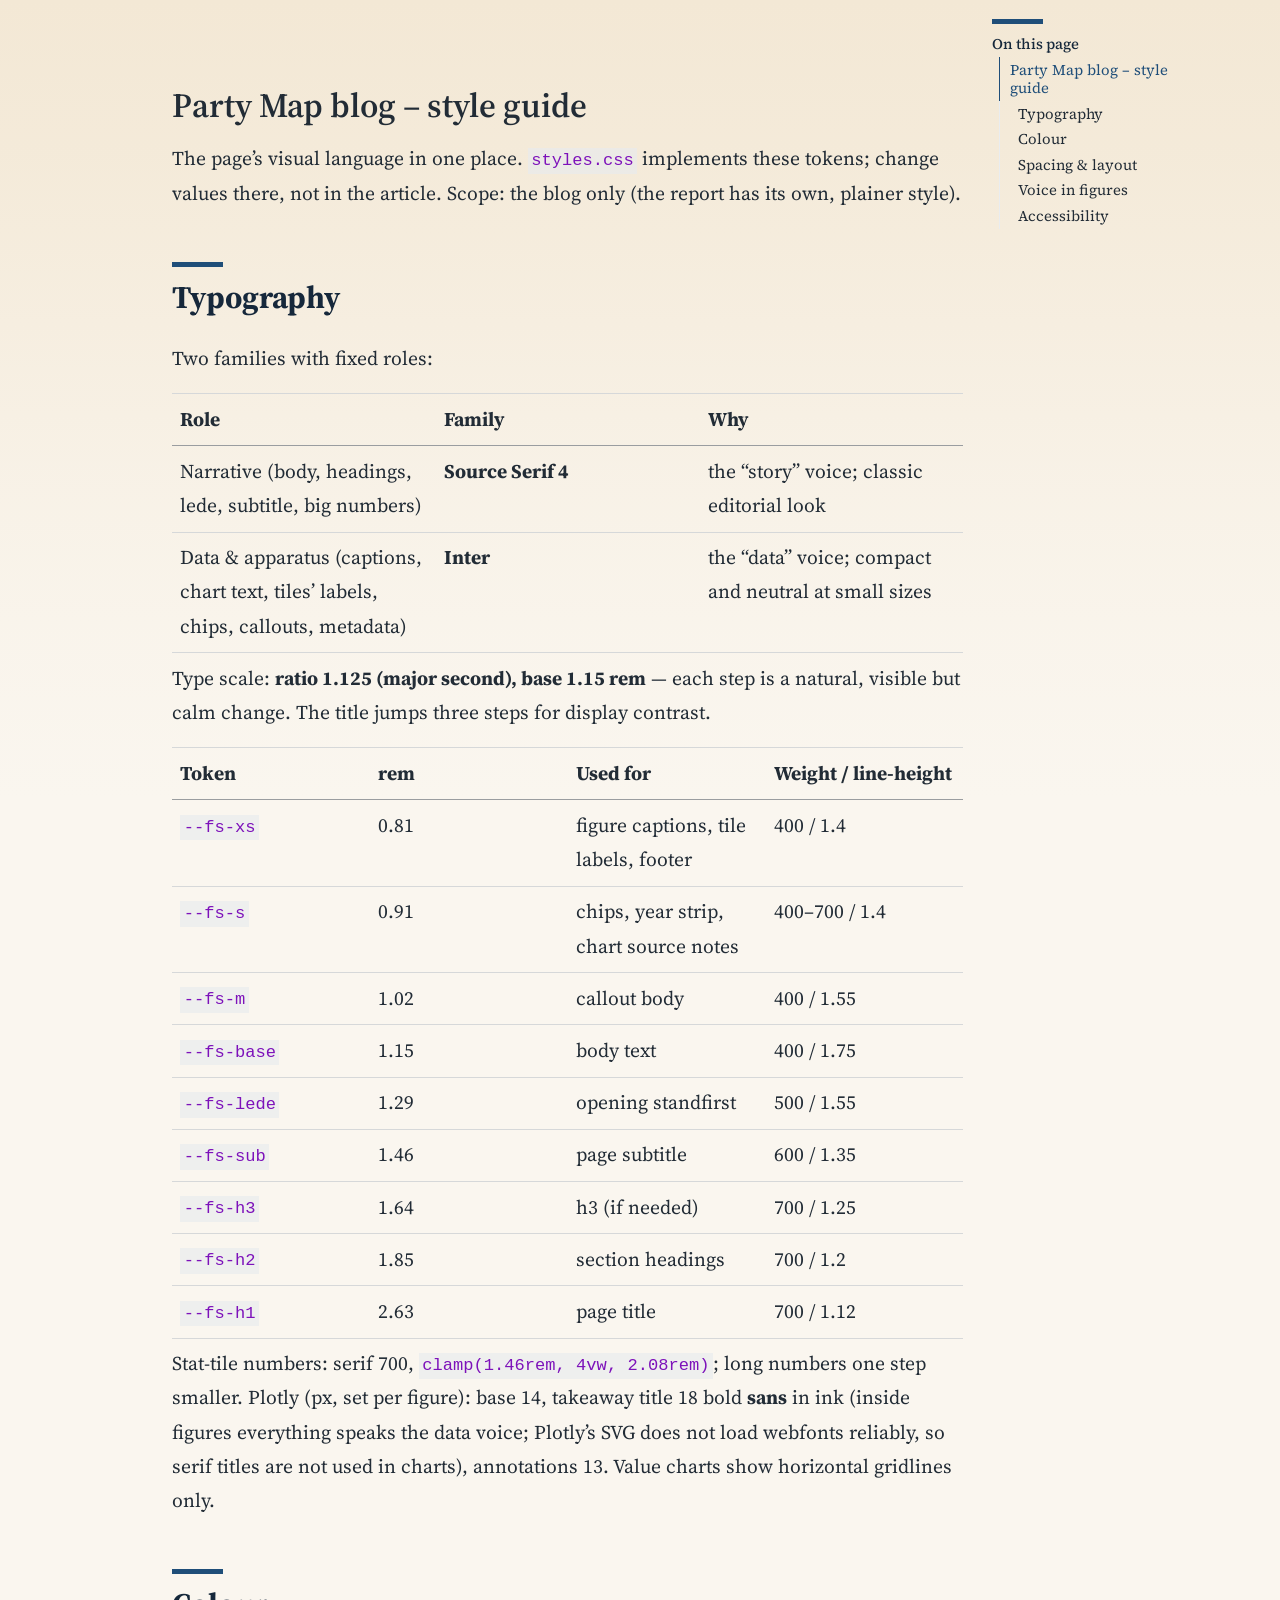
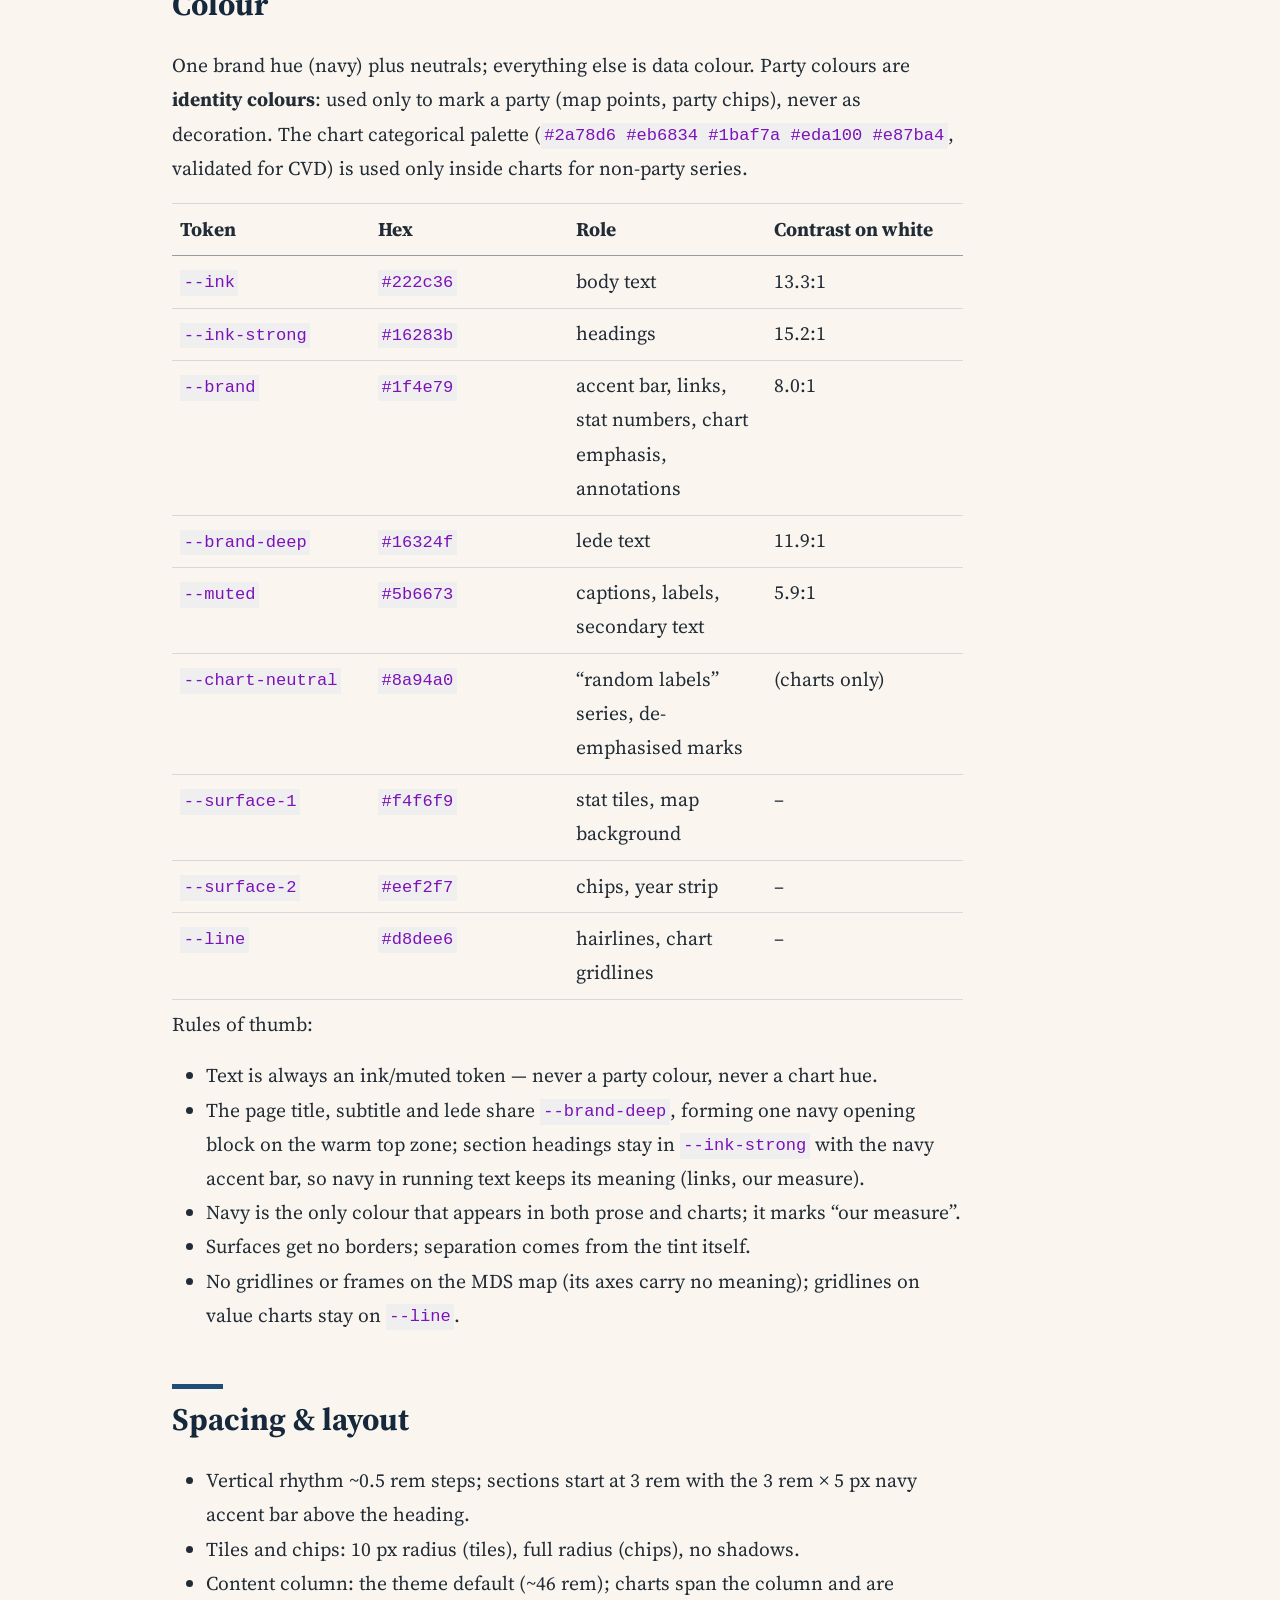
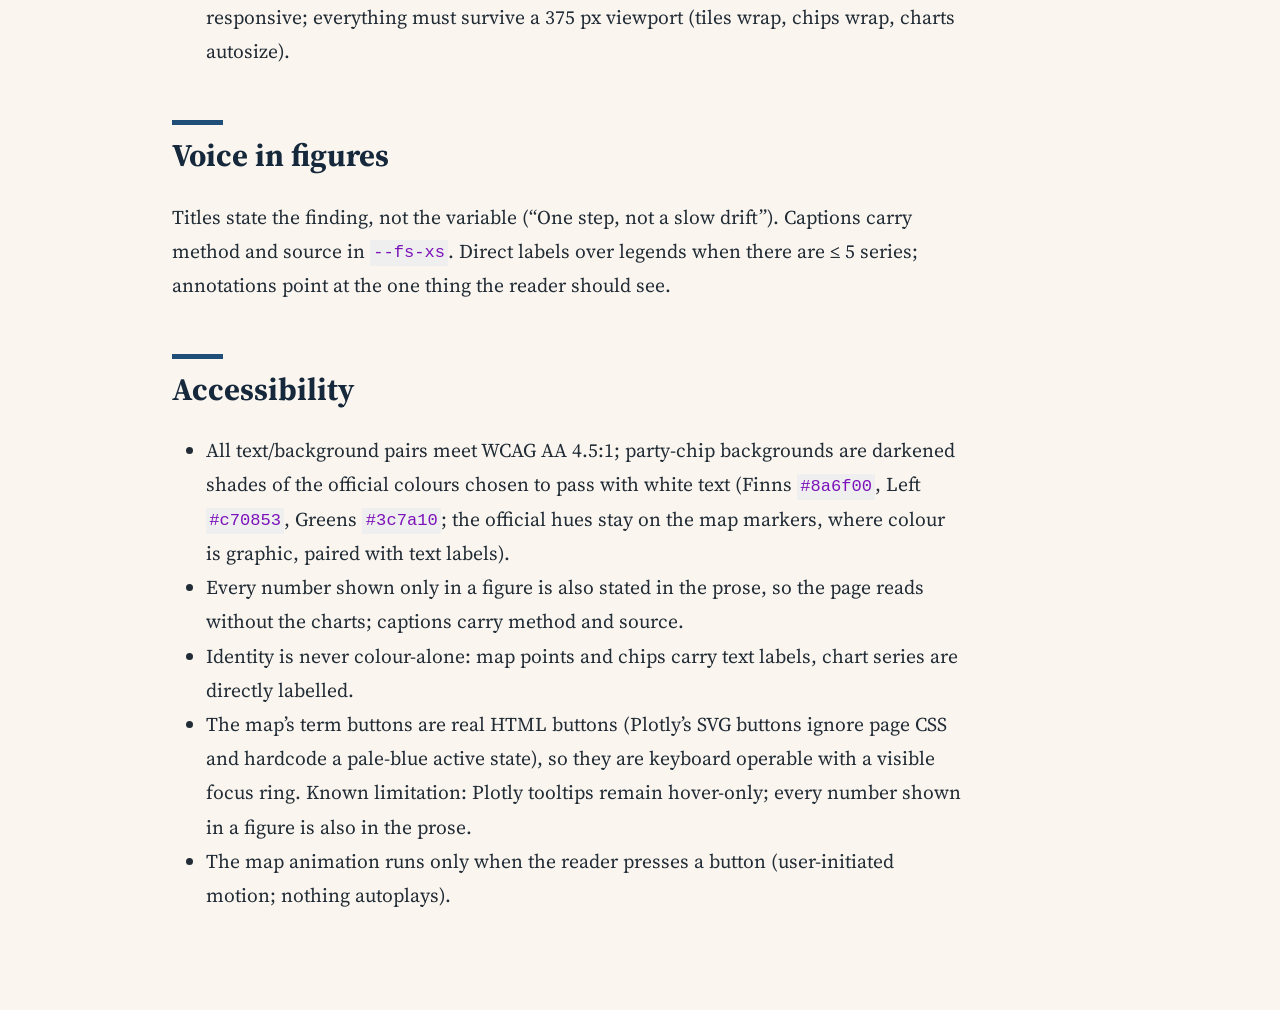
<file: style-guide.html>
<!DOCTYPE html>
<html xmlns="http://www.w3.org/1999/xhtml" lang="en" xml:lang="en"><head>

<meta charset="utf-8">
<meta name="generator" content="quarto-1.10.18">

<meta name="viewport" content="width=device-width, initial-scale=1.0, user-scalable=yes">


<title>style-guide – Party Map</title>
<style>
/* Default styles provided by pandoc.
** See https://pandoc.org/MANUAL.html#variables-for-html for config info.
*/
span.smallcaps{font-variant: small-caps;}
div.columns{display: flex; gap: 1.5em;}
div.column{flex: auto;}
@media screen {
div.columns{gap: min(4vw, 1.5em);}
div.column{overflow-x: auto;}
}
div.hanging-indent{margin-left: 1.5em; text-indent: -1.5em;}
ul.task-list{list-style: none;}
ul.task-list li input[type="checkbox"] {
  width: 0.8em;
  margin: 0 0.8em 0.2em -1em; /* quarto-specific, see https://github.com/quarto-dev/quarto-cli/issues/4556 */ 
  vertical-align: middle;
}
</style>


<script src="site_libs/quarto-nav/quarto-nav.js"></script>
<script src="site_libs/clipboard/clipboard.min.js"></script>
<script src="site_libs/quarto-search/autocomplete.umd.js"></script>
<script src="site_libs/quarto-search/fuse.min.js"></script>
<script src="site_libs/quarto-search/quarto-search.js"></script>
<meta name="quarto:offset" content="./">
<script src="site_libs/quarto-html/quarto.js" type="module"></script>
<script src="site_libs/quarto-html/tabsets/tabsets.js" type="module"></script>
<script src="site_libs/quarto-html/popper.min.js"></script>
<script src="site_libs/quarto-html/tippy.umd.min.js"></script>
<script src="site_libs/quarto-html/anchor.min.js"></script>
<link href="site_libs/quarto-html/tippy.css" rel="stylesheet">
<link href="site_libs/quarto-html/quarto-syntax-highlighting-64a204ab8560d761af7679ceaba22944.css" rel="stylesheet" id="quarto-text-highlighting-styles">
<script src="site_libs/bootstrap/bootstrap.min.js"></script>
<link href="site_libs/bootstrap/bootstrap-icons.css" rel="stylesheet">
<link href="site_libs/bootstrap/bootstrap-445b8638c3d06994fee0907d791121c4.min.css" rel="stylesheet" append-hash="true" id="quarto-bootstrap" data-mode="light">
<script id="quarto-search-options" type="application/json">{
  "location": "sidebar",
  "copy-button": false,
  "collapse-after": 3,
  "panel-placement": "start",
  "type": "textbox",
  "limit": 50,
  "keyboard-shortcut": [
    "f",
    "/",
    "s"
  ],
  "show-item-context": false,
  "language": {
    "search-no-results-text": "No results",
    "search-matching-documents-text": "matching documents",
    "search-copy-link-title": "Copy link to search",
    "search-hide-matches-text": "Hide additional matches",
    "search-more-match-text": "more match in this document",
    "search-more-matches-text": "more matches in this document",
    "search-clear-button-title": "Clear",
    "search-text-placeholder": "",
    "search-detached-cancel-button-title": "Cancel",
    "search-submit-button-title": "Submit",
    "search-label": "Search"
  }
}</script>


<link rel="stylesheet" href="styles.css">
</head>

<body class="quarto-light">

<div id="quarto-search-results"></div>
<!-- content -->
<div id="quarto-content" class="quarto-container page-columns page-rows-contents page-layout-article">
<!-- sidebar -->
<!-- margin-sidebar -->
    <div id="quarto-margin-sidebar" class="sidebar margin-sidebar">
        <nav id="TOC" role="doc-toc" class="toc-active">
    <h2 id="toc-title">On this page</h2>
   
  <ul>
  <li><a href="#party-map-blog-style-guide" id="toc-party-map-blog-style-guide" class="nav-link active" data-scroll-target="#party-map-blog-style-guide">Party Map blog – style guide</a>
  <ul class="collapse">
  <li><a href="#typography" id="toc-typography" class="nav-link" data-scroll-target="#typography">Typography</a></li>
  <li><a href="#colour" id="toc-colour" class="nav-link" data-scroll-target="#colour">Colour</a></li>
  <li><a href="#spacing-layout" id="toc-spacing-layout" class="nav-link" data-scroll-target="#spacing-layout">Spacing &amp; layout</a></li>
  <li><a href="#voice-in-figures" id="toc-voice-in-figures" class="nav-link" data-scroll-target="#voice-in-figures">Voice in figures</a></li>
  <li><a href="#accessibility" id="toc-accessibility" class="nav-link" data-scroll-target="#accessibility">Accessibility</a></li>
  </ul></li>
  </ul>
</nav>
    </div>
<!-- main -->
<main class="content" id="quarto-document-content"><header id="title-block-header" class="quarto-title-block"></header>




<section id="party-map-blog-style-guide" class="level1">
<h1>Party Map blog – style guide</h1>
<p>The page’s visual language in one place. <code>styles.css</code> implements these tokens; change values there, not in the article. Scope: the blog only (the report has its own, plainer style).</p>
<section id="typography" class="level2">
<h2 class="anchored" data-anchor-id="typography">Typography</h2>
<p>Two families with fixed roles:</p>
<table class="caption-top table">
<colgroup>
<col style="width: 33%">
<col style="width: 33%">
<col style="width: 33%">
</colgroup>
<thead>
<tr class="header">
<th>Role</th>
<th>Family</th>
<th>Why</th>
</tr>
</thead>
<tbody>
<tr class="odd">
<td>Narrative (body, headings, lede, subtitle, big numbers)</td>
<td><strong>Source Serif 4</strong></td>
<td>the “story” voice; classic editorial look</td>
</tr>
<tr class="even">
<td>Data &amp; apparatus (captions, chart text, tiles’ labels, chips, callouts, metadata)</td>
<td><strong>Inter</strong></td>
<td>the “data” voice; compact and neutral at small sizes</td>
</tr>
</tbody>
</table>
<p>Type scale: <strong>ratio 1.125 (major second), base 1.15 rem</strong> — each step is a natural, visible but calm change. The title jumps three steps for display contrast.</p>
<table class="caption-top table">
<colgroup>
<col style="width: 25%">
<col style="width: 25%">
<col style="width: 25%">
<col style="width: 25%">
</colgroup>
<thead>
<tr class="header">
<th>Token</th>
<th>rem</th>
<th>Used for</th>
<th>Weight / line-height</th>
</tr>
</thead>
<tbody>
<tr class="odd">
<td><code>--fs-xs</code></td>
<td>0.81</td>
<td>figure captions, tile labels, footer</td>
<td>400 / 1.4</td>
</tr>
<tr class="even">
<td><code>--fs-s</code></td>
<td>0.91</td>
<td>chips, year strip, chart source notes</td>
<td>400–700 / 1.4</td>
</tr>
<tr class="odd">
<td><code>--fs-m</code></td>
<td>1.02</td>
<td>callout body</td>
<td>400 / 1.55</td>
</tr>
<tr class="even">
<td><code>--fs-base</code></td>
<td>1.15</td>
<td>body text</td>
<td>400 / 1.75</td>
</tr>
<tr class="odd">
<td><code>--fs-lede</code></td>
<td>1.29</td>
<td>opening standfirst</td>
<td>500 / 1.55</td>
</tr>
<tr class="even">
<td><code>--fs-sub</code></td>
<td>1.46</td>
<td>page subtitle</td>
<td>600 / 1.35</td>
</tr>
<tr class="odd">
<td><code>--fs-h3</code></td>
<td>1.64</td>
<td>h3 (if needed)</td>
<td>700 / 1.25</td>
</tr>
<tr class="even">
<td><code>--fs-h2</code></td>
<td>1.85</td>
<td>section headings</td>
<td>700 / 1.2</td>
</tr>
<tr class="odd">
<td><code>--fs-h1</code></td>
<td>2.63</td>
<td>page title</td>
<td>700 / 1.12</td>
</tr>
</tbody>
</table>
<p>Stat-tile numbers: serif 700, <code>clamp(1.46rem, 4vw, 2.08rem)</code>; long numbers one step smaller. Plotly (px, set per figure): base 14, takeaway title 18 bold <strong>sans</strong> in ink (inside figures everything speaks the data voice; Plotly’s SVG does not load webfonts reliably, so serif titles are not used in charts), annotations 13. Value charts show horizontal gridlines only.</p>
</section>
<section id="colour" class="level2">
<h2 class="anchored" data-anchor-id="colour">Colour</h2>
<p>One brand hue (navy) plus neutrals; everything else is data colour. Party colours are <strong>identity colours</strong>: used only to mark a party (map points, party chips), never as decoration. The chart categorical palette (<code>#2a78d6 #eb6834 #1baf7a #eda100 #e87ba4</code>, validated for CVD) is used only inside charts for non-party series.</p>
<table class="caption-top table">
<colgroup>
<col style="width: 25%">
<col style="width: 25%">
<col style="width: 25%">
<col style="width: 25%">
</colgroup>
<thead>
<tr class="header">
<th>Token</th>
<th>Hex</th>
<th>Role</th>
<th>Contrast on white</th>
</tr>
</thead>
<tbody>
<tr class="odd">
<td><code>--ink</code></td>
<td><code>#222c36</code></td>
<td>body text</td>
<td>13.3:1</td>
</tr>
<tr class="even">
<td><code>--ink-strong</code></td>
<td><code>#16283b</code></td>
<td>headings</td>
<td>15.2:1</td>
</tr>
<tr class="odd">
<td><code>--brand</code></td>
<td><code>#1f4e79</code></td>
<td>accent bar, links, stat numbers, chart emphasis, annotations</td>
<td>8.0:1</td>
</tr>
<tr class="even">
<td><code>--brand-deep</code></td>
<td><code>#16324f</code></td>
<td>lede text</td>
<td>11.9:1</td>
</tr>
<tr class="odd">
<td><code>--muted</code></td>
<td><code>#5b6673</code></td>
<td>captions, labels, secondary text</td>
<td>5.9:1</td>
</tr>
<tr class="even">
<td><code>--chart-neutral</code></td>
<td><code>#8a94a0</code></td>
<td>“random labels” series, de-emphasised marks</td>
<td>(charts only)</td>
</tr>
<tr class="odd">
<td><code>--surface-1</code></td>
<td><code>#f4f6f9</code></td>
<td>stat tiles, map background</td>
<td>–</td>
</tr>
<tr class="even">
<td><code>--surface-2</code></td>
<td><code>#eef2f7</code></td>
<td>chips, year strip</td>
<td>–</td>
</tr>
<tr class="odd">
<td><code>--line</code></td>
<td><code>#d8dee6</code></td>
<td>hairlines, chart gridlines</td>
<td>–</td>
</tr>
</tbody>
</table>
<p>Rules of thumb:</p>
<ul>
<li>Text is always an ink/muted token — never a party colour, never a chart hue.</li>
<li>The page title, subtitle and lede share <code>--brand-deep</code>, forming one navy opening block on the warm top zone; section headings stay in <code>--ink-strong</code> with the navy accent bar, so navy in running text keeps its meaning (links, our measure).</li>
<li>Navy is the only colour that appears in both prose and charts; it marks “our measure”.</li>
<li>Surfaces get no borders; separation comes from the tint itself.</li>
<li>No gridlines or frames on the MDS map (its axes carry no meaning); gridlines on value charts stay on <code>--line</code>.</li>
</ul>
</section>
<section id="spacing-layout" class="level2">
<h2 class="anchored" data-anchor-id="spacing-layout">Spacing &amp; layout</h2>
<ul>
<li>Vertical rhythm ~0.5 rem steps; sections start at 3 rem with the 3 rem × 5 px navy accent bar above the heading.</li>
<li>Tiles and chips: 10 px radius (tiles), full radius (chips), no shadows.</li>
<li>Content column: the theme default (~46 rem); charts span the column and are responsive; everything must survive a 375 px viewport (tiles wrap, chips wrap, charts autosize).</li>
</ul>
</section>
<section id="voice-in-figures" class="level2">
<h2 class="anchored" data-anchor-id="voice-in-figures">Voice in figures</h2>
<p>Titles state the finding, not the variable (“One step, not a slow drift”). Captions carry method and source in <code>--fs-xs</code>. Direct labels over legends when there are ≤ 5 series; annotations point at the one thing the reader should see.</p>
</section>
<section id="accessibility" class="level2">
<h2 class="anchored" data-anchor-id="accessibility">Accessibility</h2>
<ul>
<li>All text/background pairs meet WCAG AA 4.5:1; party-chip backgrounds are darkened shades of the official colours chosen to pass with white text (Finns <code>#8a6f00</code>, Left <code>#c70853</code>, Greens <code>#3c7a10</code>; the official hues stay on the map markers, where colour is graphic, paired with text labels).</li>
<li>Every number shown only in a figure is also stated in the prose, so the page reads without the charts; captions carry method and source.</li>
<li>Identity is never colour-alone: map points and chips carry text labels, chart series are directly labelled.</li>
<li>The map’s term buttons are real HTML buttons (Plotly’s SVG buttons ignore page CSS and hardcode a pale-blue active state), so they are keyboard operable with a visible focus ring. Known limitation: Plotly tooltips remain hover-only; every number shown in a figure is also in the prose.</li>
<li>The map animation runs only when the reader presses a button (user-initiated motion; nothing autoplays).</li>
</ul>


</section>
</section>

</main> <!-- /main -->
<script id="quarto-html-after-body" type="application/javascript">
  window.document.addEventListener("DOMContentLoaded", function (event) {
    const icon = "";
    const anchorJS = new window.AnchorJS();
    anchorJS.options = {
      placement: 'right',
      icon: icon
    };
    anchorJS.add('.anchored');
    const isCodeAnnotation = (el) => {
      for (const clz of el.classList) {
        if (clz.startsWith('code-annotation-')) {                     
          return true;
        }
      }
      return false;
    }
    const onCopySuccess = function(e) {
      // button target
      const button = e.trigger;
      // don't keep focus
      button.blur();
      // flash "checked"
      button.classList.add('code-copy-button-checked');
      var currentTitle = button.getAttribute("title");
      button.setAttribute("title", "Copied!");
      let tooltip;
      if (window.bootstrap) {
        button.setAttribute("data-bs-toggle", "tooltip");
        button.setAttribute("data-bs-placement", "left");
        button.setAttribute("data-bs-title", "Copied!");
        tooltip = new bootstrap.Tooltip(button, 
          { trigger: "manual", 
            customClass: "code-copy-button-tooltip",
            offset: [0, -8]});
        tooltip.show();    
      }
      setTimeout(function() {
        if (tooltip) {
          tooltip.hide();
          button.removeAttribute("data-bs-title");
          button.removeAttribute("data-bs-toggle");
          button.removeAttribute("data-bs-placement");
        }
        button.setAttribute("title", currentTitle);
        button.classList.remove('code-copy-button-checked');
      }, 1000);
      // clear code selection
      e.clearSelection();
    }
    const getTextToCopy = function(trigger) {
      const outerScaffold = trigger.parentElement.cloneNode(true);
      const codeEl = outerScaffold.querySelector('code');
      for (const childEl of codeEl.children) {
        if (isCodeAnnotation(childEl)) {
          childEl.remove();
        }
      }
      return codeEl.innerText;
    }
    const clipboard = new window.ClipboardJS('.code-copy-button:not([data-in-quarto-modal])', {
      text: getTextToCopy
    });
    clipboard.on('success', onCopySuccess);
    if (window.document.getElementById('quarto-embedded-source-code-modal')) {
      const clipboardModal = new window.ClipboardJS('.code-copy-button[data-in-quarto-modal]', {
        text: getTextToCopy,
        container: window.document.getElementById('quarto-embedded-source-code-modal')
      });
      clipboardModal.on('success', onCopySuccess);
    }
      var localhostRegex = new RegExp(/^(?:http|https):\/\/localhost\:?[0-9]*\//);
      var mailtoRegex = new RegExp(/^mailto:/);
        var filterRegex = new RegExp("https:\/\/jtompuri\.github\.io\/data-science-mini-project\/");
      var isInternal = (href) => {
          return filterRegex.test(href) || localhostRegex.test(href) || mailtoRegex.test(href);
      }
      // Inspect non-navigation links and adorn them if external
     var links = window.document.querySelectorAll('a[href]:not(.nav-link):not(.navbar-brand):not(.toc-action):not(.sidebar-link):not(.sidebar-item-toggle):not(.pagination-link):not(.no-external):not([aria-hidden]):not(.dropdown-item):not(.quarto-navigation-tool):not(.about-link)');
      for (var i=0; i<links.length; i++) {
        const link = links[i];
        if (!isInternal(link.href)) {
          // undo the damage that might have been done by quarto-nav.js in the case of
          // links that we want to consider external
          if (link.dataset.originalHref !== undefined) {
            link.href = link.dataset.originalHref;
          }
        }
      }
    function tippyHover(el, contentFn, onTriggerFn, onUntriggerFn) {
      const config = {
        allowHTML: true,
        maxWidth: 500,
        delay: 100,
        arrow: false,
        appendTo: function(el) {
            return el.parentElement;
        },
        interactive: true,
        interactiveBorder: 10,
        theme: 'quarto',
        placement: 'bottom-start',
      };
      if (contentFn) {
        config.content = contentFn;
      }
      if (onTriggerFn) {
        config.onTrigger = onTriggerFn;
      }
      if (onUntriggerFn) {
        config.onUntrigger = onUntriggerFn;
      }
      window.tippy(el, config); 
    }
    const noterefs = window.document.querySelectorAll('a[role="doc-noteref"]');
    for (var i=0; i<noterefs.length; i++) {
      const ref = noterefs[i];
      tippyHover(ref, function() {
        // use id or data attribute instead here
        let href = ref.getAttribute('data-footnote-href') || ref.getAttribute('href');
        try { href = new URL(href).hash; } catch {}
        const id = href.replace(/^#\/?/, "");
        const note = window.document.getElementById(id);
        if (note) {
          return note.innerHTML;
        } else {
          return "";
        }
      });
    }
    const xrefs = window.document.querySelectorAll('a.quarto-xref');
    const processXRef = (id, note) => {
      // Strip column container classes
      const stripColumnClz = (el) => {
        el.classList.remove("page-full", "page-columns");
        if (el.children) {
          for (const child of el.children) {
            stripColumnClz(child);
          }
        }
      }
      stripColumnClz(note)
      if (id === null || id.startsWith('sec-')) {
        // Special case sections, only their first couple elements
        const container = document.createElement("div");
        if (note.children && note.children.length > 2) {
          container.appendChild(note.children[0].cloneNode(true));
          for (let i = 1; i < note.children.length; i++) {
            const child = note.children[i];
            if (child.tagName === "P" && child.innerText === "") {
              continue;
            } else {
              container.appendChild(child.cloneNode(true));
              break;
            }
          }
          if (window.Quarto?.typesetMath) {
            window.Quarto.typesetMath(container);
          }
          return container.innerHTML
        } else {
          if (window.Quarto?.typesetMath) {
            window.Quarto.typesetMath(note);
          }
          return note.innerHTML;
        }
      } else {
        // Remove any anchor links if they are present
        const anchorLink = note.querySelector('a.anchorjs-link');
        if (anchorLink) {
          anchorLink.remove();
        }
        if (window.Quarto?.typesetMath) {
          window.Quarto.typesetMath(note);
        }
        if (note.classList.contains("callout")) {
          return note.outerHTML;
        } else {
          return note.innerHTML;
        }
      }
    }
    for (var i=0; i<xrefs.length; i++) {
      const xref = xrefs[i];
      tippyHover(xref, undefined, function(instance) {
        instance.disable();
        let url = xref.getAttribute('href');
        let hash = undefined; 
        if (url.startsWith('#')) {
          hash = url;
        } else {
          try { hash = new URL(url).hash; } catch {}
        }
        if (hash) {
          const id = hash.replace(/^#\/?/, "");
          const note = window.document.getElementById(id);
          if (note !== null) {
            try {
              const html = processXRef(id, note.cloneNode(true));
              instance.setContent(html);
            } finally {
              instance.enable();
              instance.show();
            }
          } else {
            // See if we can fetch this
            fetch(url.split('#')[0])
            .then(res => res.text())
            .then(html => {
              const parser = new DOMParser();
              const htmlDoc = parser.parseFromString(html, "text/html");
              const note = htmlDoc.getElementById(id);
              if (note !== null) {
                const html = processXRef(id, note);
                instance.setContent(html);
              } 
            }).finally(() => {
              instance.enable();
              instance.show();
            });
          }
        } else {
          // See if we can fetch a full url (with no hash to target)
          // This is a special case and we should probably do some content thinning / targeting
          fetch(url)
          .then(res => res.text())
          .then(html => {
            const parser = new DOMParser();
            const htmlDoc = parser.parseFromString(html, "text/html");
            const note = htmlDoc.querySelector('main.content');
            if (note !== null) {
              // This should only happen for chapter cross references
              // (since there is no id in the URL)
              // remove the first header
              if (note.children.length > 0 && note.children[0].tagName === "HEADER") {
                note.children[0].remove();
              }
              const html = processXRef(null, note);
              instance.setContent(html);
            } 
          }).finally(() => {
            instance.enable();
            instance.show();
          });
        }
      }, function(instance) {
      });
    }
        let selectedAnnoteEl;
        const selectorForAnnotation = ( cell, annotation) => {
          let cellAttr = 'data-code-cell="' + cell + '"';
          let lineAttr = 'data-code-annotation="' +  annotation + '"';
          const selector = 'span[' + cellAttr + '][' + lineAttr + ']';
          return selector;
        }
        const selectCodeLines = (annoteEl) => {
          const doc = window.document;
          const targetCell = annoteEl.getAttribute("data-target-cell");
          const targetAnnotation = annoteEl.getAttribute("data-target-annotation");
          const annoteSpan = window.document.querySelector(selectorForAnnotation(targetCell, targetAnnotation));
          const lines = annoteSpan.getAttribute("data-code-lines").split(",");
          const lineIds = lines.map((line) => {
            return targetCell + "-" + line;
          })
          let top = null;
          let height = null;
          let parent = null;
          if (lineIds.length > 0) {
              //compute the position of the single el (top and bottom and make a div)
              const el = window.document.getElementById(lineIds[0]);
              top = el.offsetTop;
              height = el.offsetHeight;
              parent = el.parentElement.parentElement;
            if (lineIds.length > 1) {
              const lastEl = window.document.getElementById(lineIds[lineIds.length - 1]);
              const bottom = lastEl.offsetTop + lastEl.offsetHeight;
              height = bottom - top;
            }
            if (top !== null && height !== null && parent !== null) {
              // cook up a div (if necessary) and position it 
              let div = window.document.getElementById("code-annotation-line-highlight");
              if (div === null) {
                div = window.document.createElement("div");
                div.setAttribute("id", "code-annotation-line-highlight");
                div.style.position = 'absolute';
                parent.appendChild(div);
              }
              div.style.top = top - 2 + "px";
              div.style.height = height + 4 + "px";
              div.style.left = 0;
              let gutterDiv = window.document.getElementById("code-annotation-line-highlight-gutter");
              if (gutterDiv === null) {
                gutterDiv = window.document.createElement("div");
                gutterDiv.setAttribute("id", "code-annotation-line-highlight-gutter");
                gutterDiv.style.position = 'absolute';
                const codeCell = window.document.getElementById(targetCell);
                const gutter = codeCell.querySelector('.code-annotation-gutter');
                gutter.appendChild(gutterDiv);
              }
              gutterDiv.style.top = top - 2 + "px";
              gutterDiv.style.height = height + 4 + "px";
            }
            selectedAnnoteEl = annoteEl;
          }
        };
        const unselectCodeLines = () => {
          const elementsIds = ["code-annotation-line-highlight", "code-annotation-line-highlight-gutter"];
          elementsIds.forEach((elId) => {
            const div = window.document.getElementById(elId);
            if (div) {
              div.remove();
            }
          });
          selectedAnnoteEl = undefined;
        };
          // Handle positioning of the toggle
      window.addEventListener(
        "resize",
        throttle(() => {
          elRect = undefined;
          if (selectedAnnoteEl) {
            selectCodeLines(selectedAnnoteEl);
          }
        }, 10)
      );
      function throttle(fn, ms) {
      let throttle = false;
      let timer;
        return (...args) => {
          if(!throttle) { // first call gets through
              fn.apply(this, args);
              throttle = true;
          } else { // all the others get throttled
              if(timer) clearTimeout(timer); // cancel #2
              timer = setTimeout(() => {
                fn.apply(this, args);
                timer = throttle = false;
              }, ms);
          }
        };
      }
        // Attach click handler to the DT
        const annoteDls = window.document.querySelectorAll('dt[data-target-cell]');
        for (const annoteDlNode of annoteDls) {
          annoteDlNode.addEventListener('click', (event) => {
            const clickedEl = event.target;
            if (clickedEl !== selectedAnnoteEl) {
              unselectCodeLines();
              const activeEl = window.document.querySelector('dt[data-target-cell].code-annotation-active');
              if (activeEl) {
                activeEl.classList.remove('code-annotation-active');
              }
              selectCodeLines(clickedEl);
              clickedEl.classList.add('code-annotation-active');
            } else {
              // Unselect the line
              unselectCodeLines();
              clickedEl.classList.remove('code-annotation-active');
            }
          });
        }
    const findCites = (el) => {
      const parentEl = el.parentElement;
      if (parentEl) {
        const cites = parentEl.dataset.cites;
        if (cites) {
          return {
            el,
            cites: cites.split(' ')
          };
        } else {
          return findCites(el.parentElement)
        }
      } else {
        return undefined;
      }
    };
    var bibliorefs = window.document.querySelectorAll('a[role="doc-biblioref"]');
    for (var i=0; i<bibliorefs.length; i++) {
      const ref = bibliorefs[i];
      const citeInfo = findCites(ref);
      if (citeInfo) {
        tippyHover(citeInfo.el, function() {
          var popup = window.document.createElement('div');
          citeInfo.cites.forEach(function(cite) {
            var citeDiv = window.document.createElement('div');
            citeDiv.classList.add('hanging-indent');
            citeDiv.classList.add('csl-entry');
            var biblioDiv = window.document.getElementById('ref-' + cite);
            if (biblioDiv) {
              citeDiv.innerHTML = biblioDiv.innerHTML;
            }
            popup.appendChild(citeDiv);
          });
          return popup.innerHTML;
        });
      }
    }
  });
  </script>
</div> <!-- /content -->




</body></html>
</file>
<file: site_libs/quarto-html/tippy.css>
.tippy-box[data-animation=fade][data-state=hidden]{opacity:0}[data-tippy-root]{max-width:calc(100vw - 10px)}.tippy-box{position:relative;background-color:#333;color:#fff;border-radius:4px;font-size:14px;line-height:1.4;white-space:normal;outline:0;transition-property:transform,visibility,opacity}.tippy-box[data-placement^=top]>.tippy-arrow{bottom:0}.tippy-box[data-placement^=top]>.tippy-arrow:before{bottom:-7px;left:0;border-width:8px 8px 0;border-top-color:initial;transform-origin:center top}.tippy-box[data-placement^=bottom]>.tippy-arrow{top:0}.tippy-box[data-placement^=bottom]>.tippy-arrow:before{top:-7px;left:0;border-width:0 8px 8px;border-bottom-color:initial;transform-origin:center bottom}.tippy-box[data-placement^=left]>.tippy-arrow{right:0}.tippy-box[data-placement^=left]>.tippy-arrow:before{border-width:8px 0 8px 8px;border-left-color:initial;right:-7px;transform-origin:center left}.tippy-box[data-placement^=right]>.tippy-arrow{left:0}.tippy-box[data-placement^=right]>.tippy-arrow:before{left:-7px;border-width:8px 8px 8px 0;border-right-color:initial;transform-origin:center right}.tippy-box[data-inertia][data-state=visible]{transition-timing-function:cubic-bezier(.54,1.5,.38,1.11)}.tippy-arrow{width:16px;height:16px;color:#333}.tippy-arrow:before{content:"";position:absolute;border-color:transparent;border-style:solid}.tippy-content{position:relative;padding:5px 9px;z-index:1}
</file>
<file: site_libs/quarto-html/quarto-syntax-highlighting-64a204ab8560d761af7679ceaba22944.css>
/* quarto syntax highlight colors */
:root {
  --quarto-hl-ot-color: #003B4F;
  --quarto-hl-at-color: #657422;
  --quarto-hl-ss-color: #20794D;
  --quarto-hl-an-color: #5E5E5E;
  --quarto-hl-fu-color: #4758AB;
  --quarto-hl-st-color: #20794D;
  --quarto-hl-cf-color: #003B4F;
  --quarto-hl-op-color: #5E5E5E;
  --quarto-hl-er-color: #AD0000;
  --quarto-hl-bn-color: #AD0000;
  --quarto-hl-al-color: #AD0000;
  --quarto-hl-va-color: #111111;
  --quarto-hl-bu-color: inherit;
  --quarto-hl-ex-color: inherit;
  --quarto-hl-pp-color: #AD0000;
  --quarto-hl-in-color: #5E5E5E;
  --quarto-hl-vs-color: #20794D;
  --quarto-hl-wa-color: #5E5E5E;
  --quarto-hl-do-color: #5E5E5E;
  --quarto-hl-im-color: #00769E;
  --quarto-hl-ch-color: #20794D;
  --quarto-hl-dt-color: #AD0000;
  --quarto-hl-fl-color: #AD0000;
  --quarto-hl-co-color: #5E5E5E;
  --quarto-hl-cv-color: #5E5E5E;
  --quarto-hl-cn-color: #8f5902;
  --quarto-hl-sc-color: #5E5E5E;
  --quarto-hl-dv-color: #AD0000;
  --quarto-hl-kw-color: #003B4F;
}

/* other quarto variables */
:root {
  --quarto-font-monospace: SFMono-Regular, Menlo, Monaco, Consolas, "Liberation Mono", "Courier New", monospace;
}

/* syntax highlight based on Pandoc's rules */
pre > code.sourceCode > span {
  color: #003B4F;
}

code.sourceCode > span {
  color: #003B4F;
}

div.sourceCode,
div.sourceCode pre.sourceCode {
  color: #003B4F;
}

/* Normal */
code span {
  color: #003B4F;
}

/* Alert */
code span.al {
  color: #AD0000;
  font-style: inherit;
}

/* Annotation */
code span.an {
  color: #5E5E5E;
  font-style: inherit;
}

/* Attribute */
code span.at {
  color: #657422;
  font-style: inherit;
}

/* BaseN */
code span.bn {
  color: #AD0000;
  font-style: inherit;
}

/* BuiltIn */
code span.bu {
  font-style: inherit;
}

/* ControlFlow */
code span.cf {
  color: #003B4F;
  font-weight: bold;
  font-style: inherit;
}

/* Char */
code span.ch {
  color: #20794D;
  font-style: inherit;
}

/* Constant */
code span.cn {
  color: #8f5902;
  font-style: inherit;
}

/* Comment */
code span.co {
  color: #5E5E5E;
  font-style: inherit;
}

/* CommentVar */
code span.cv {
  color: #5E5E5E;
  font-style: italic;
}

/* Documentation */
code span.do {
  color: #5E5E5E;
  font-style: italic;
}

/* DataType */
code span.dt {
  color: #AD0000;
  font-style: inherit;
}

/* DecVal */
code span.dv {
  color: #AD0000;
  font-style: inherit;
}

/* Error */
code span.er {
  color: #AD0000;
  font-style: inherit;
}

/* Extension */
code span.ex {
  font-style: inherit;
}

/* Float */
code span.fl {
  color: #AD0000;
  font-style: inherit;
}

/* Function */
code span.fu {
  color: #4758AB;
  font-style: inherit;
}

/* Import */
code span.im {
  color: #00769E;
  font-style: inherit;
}

/* Information */
code span.in {
  color: #5E5E5E;
  font-style: inherit;
}

/* Keyword */
code span.kw {
  color: #003B4F;
  font-weight: bold;
  font-style: inherit;
}

/* Operator */
code span.op {
  color: #5E5E5E;
  font-style: inherit;
}

/* Other */
code span.ot {
  color: #003B4F;
  font-style: inherit;
}

/* Preprocessor */
code span.pp {
  color: #AD0000;
  font-style: inherit;
}

/* SpecialChar */
code span.sc {
  color: #5E5E5E;
  font-style: inherit;
}

/* SpecialString */
code span.ss {
  color: #20794D;
  font-style: inherit;
}

/* String */
code span.st {
  color: #20794D;
  font-style: inherit;
}

/* Variable */
code span.va {
  color: #111111;
  font-style: inherit;
}

/* VerbatimString */
code span.vs {
  color: #20794D;
  font-style: inherit;
}

/* Warning */
code span.wa {
  color: #5E5E5E;
  font-style: italic;
}

.prevent-inlining {
  content: "</";
}

/*# sourceMappingURL=9d8d5bb603a83b8298b89080a598c93b.css.map */
</file>
<file: styles.css>
/* Party Map blog – tokens and components. Katso style-guide.md. */

@import url('https://fonts.googleapis.com/css2?family=Inter:wght@400;500;600;800&family=Source+Serif+4:opsz,wght@8..60,400;8..60,500;8..60,600;8..60,700&display=swap');

:root {
  /* typografia: skaala 1.125, perus 1.15rem */
  --fs-xs: 0.81rem;
  --fs-s: 0.91rem;
  --fs-m: 1.02rem;
  --fs-base: 1.15rem;
  --fs-lede: 1.29rem;
  --fs-sub: 1.32rem;
  --fs-h3: 1.64rem;
  --fs-h2: 1.85rem;
  --fs-h1: 2.63rem;
  --serif: "Source Serif 4", Georgia, serif;
  --sans: "Inter", -apple-system, sans-serif;

  /* värit */
  --ink: #222c36;
  --ink-strong: #16283b;
  --brand: #1f4e79;
  --brand-deep: #16324f;
  --muted: #5b6673;
  --surface-1: #f2e9db;
  --surface-2: #ece1cd;
  --line: #e3d9c6;

  /* sivun tausta: lämmin liuku ylhäältä kermanvalkoiseen.
     Tasainen vaihtoehto: aseta --page-top samaksi kuin --page. */
  --page: #faf6ef;
  --page-top: #f3e8d5;
}

/* --- Perustypografia --- */
body {
  font-family: var(--serif);
  font-size: var(--fs-base);
  line-height: 1.75;
  color: var(--ink);
  background-color: var(--page);
  /* Vierivä liuku, pehmennetty ease-out-portain: ilman väliportaita
     kahden pisteen liu'un loppuun jää näkyvä raja (Mach band). */
  background-image: linear-gradient(
    180deg,
    rgba(243, 232, 213, 1) 0,
    rgba(243, 232, 213, 0.83) 160px,
    rgba(243, 232, 213, 0.58) 320px,
    rgba(243, 232, 213, 0.32) 480px,
    rgba(243, 232, 213, 0.12) 640px,
    rgba(243, 232, 213, 0) 800px);
  background-repeat: no-repeat;
}
#title-block-header {
  margin-top: 3rem;
  margin-bottom: 2.6rem;
}
.quarto-title-meta {
  margin-top: 2rem;
}
h1.title {
  font-family: var(--serif);
  font-size: var(--fs-h1);
  font-weight: 700;
  line-height: 1.12;
  letter-spacing: -0.01em;
  color: var(--brand-deep);
}
p.subtitle {
  font-family: var(--serif);
  font-size: var(--fs-sub);
  font-weight: 600;
  color: var(--brand-deep);
  line-height: 1.35;
  text-wrap: balance;
  margin-top: 0.5rem;
}
h2 {
  font-family: var(--serif);
  font-size: var(--fs-h2);
  font-weight: 700;
  line-height: 1.2;
  text-wrap: balance;
  color: var(--ink-strong);
  margin-top: 3rem;
  border-bottom: none !important;
}
h2::before {
  content: "";
  display: block;
  width: 3rem;
  height: 5px;
  background: var(--brand);
  margin-bottom: 0.7rem;
}
h3 {
  font-family: var(--serif);
  font-size: var(--fs-h3);
  font-weight: 700;
  line-height: 1.25;
  color: var(--ink-strong);
}
.lead p {
  font-size: var(--fs-lede);
  line-height: 1.55;
  font-weight: 500;
  color: var(--brand-deep);
}
.lead p:first-child::first-line {
  font-weight: 700;
}
a { color: var(--brand); }
nav[role="doc-toc"] a,
#TOC a {
  color: var(--ink);
}
.sidebar nav[role="doc-toc"] ul > li > a.active,
.sidebar nav[role="doc-toc"] ul > li > ul > li > a.active,
nav[role="doc-toc"] a.active,
#TOC a.active {
  color: var(--brand) !important;
  border-left-color: var(--brand);
}
#toc-title { color: var(--ink-strong); }
.figure-caption, .quarto-float-caption {
  font-family: var(--sans);
  font-size: var(--fs-xs);
  line-height: 1.4;
  color: var(--muted);
}
.callout, .quarto-title-meta {
  font-family: var(--sans);
}


/* --- Numerolaatat --- */
.stat-grid {
  display: grid;
  grid-template-columns: repeat(auto-fit, minmax(170px, 1fr));
  gap: 0.8rem;
  margin: 1.6rem 0;
}
.stat-tile {
  display: flex;
  flex-direction: column;
  justify-content: center;
  background: var(--surface-1);
  border-radius: 10px;
  padding: 1rem 0.9rem;
  text-align: center;
}
.stat-tile .num {
  display: block;
  font-family: var(--serif);
  font-size: clamp(1.46rem, 4vw, 2.08rem);
  font-weight: 700;
  line-height: 1.1;
  color: var(--brand);
  white-space: nowrap;
}
.stat-tile .num.pitka {
  font-size: clamp(1.15rem, 3.4vw, 1.64rem);
}
.stat-tile .lbl {
  display: block;
  font-family: var(--sans);
  font-size: var(--fs-xs);
  line-height: 1.4;
  color: var(--muted);
  margin-top: 0.45rem;
}

/* --- Vuosisanat --- */
.year-strip {
  margin: 1rem 0 1.4rem;
  font-family: var(--sans);
}
.year-strip p {
  display: flex;
  flex-wrap: wrap;
  gap: 0.55rem 0.4rem;
  margin: 0;
}
.year-strip .chip {
  display: inline-block;
  height: 2.1rem;
  line-height: 2.1rem;
  background: var(--surface-2);
  border-radius: 999px;
  padding: 0 0.8rem;
  font-size: var(--fs-s);
  white-space: nowrap;
}
.year-strip .chip b { color: var(--brand); }

/* --- Puolue- ja sanalaatat --- */
.party-chip {
  display: inline-block;
  font-family: var(--sans);
  padding: 0.05rem 0.6rem;
  border-radius: 999px;
  font-weight: 700;
  font-size: 0.85em;
  color: #fff;
  white-space: nowrap;
}
.word-row {
  margin: 0.55rem 0;
}
.word-row p {
  display: flex;
  flex-wrap: wrap;
  align-items: center;
  gap: 0.55rem 0.4rem;
  margin: 0;
}
.word-row .party-chip,
.word-row .w {
  display: inline-block;
  height: 2.1rem;
  line-height: 2.1rem;
  font-size: var(--fs-s);
  padding: 0 0.8rem;
  border-radius: 999px;
}
.word-row .party-chip {
  min-width: 4.6rem;
  text-align: center;
}
.word-row .w {
  font-family: var(--sans);
  background: var(--surface-2);
  white-space: nowrap;
}
.word-row .w i { color: var(--muted); font-size: 0.88em; }

/* --- Kausinapit (HTML; Plotlyn SVG-napit eivät tottele sivun tyylejä) --- */
.term-buttons {
  display: flex;
  gap: 0.4rem;
  margin: 0.4rem 0 0.2rem;
}
.term-buttons button {
  font-family: var(--sans);
  font-size: var(--fs-s);
  font-weight: 600;
  padding: 0.35rem 0.95rem;
  border: 1.5px solid transparent;
  border-radius: 6px;
  background: var(--surface-2);
  color: var(--brand-deep);
  cursor: pointer;
}
.term-buttons button:hover {
  background: var(--surface-1);
}
.term-buttons button.active {
  background: var(--brand);
  border-color: var(--brand);
  color: #fff;
}
.term-buttons button:focus-visible {
  outline: 2px solid var(--brand);
  outline-offset: 2px;
}

/* --- Menetelmälaatikko: Quarton sinisen oletuksen tilalle talon tyyli --- */
div.callout.callout-note {
  border: none;
  border-left: 5px solid var(--brand);
  border-radius: 10px;
  background: var(--surface-2);
  font-size: var(--fs-m);
  line-height: 1.55;
  padding: 1.1rem 1.5rem 1.2rem;
}
div.callout.callout-note .callout-header {
  background: transparent;
  color: var(--brand-deep);
  font-family: var(--sans);
  font-weight: 600;
  padding: 0;
  margin-bottom: 0.5rem;
}
div.callout.callout-note .callout-body-container,
div.callout.callout-note .callout-body {
  padding: 0;
}
div.callout.callout-note .callout-body > :last-child,
div.callout.callout-note .callout-body p:last-child {
  margin-bottom: 0;
}
div.callout.callout-note .callout-icon-container,
div.callout.callout-note .callout-icon {
  display: none;
}
div.callout.callout-note .callout-title-container {
  margin-left: 0;
}
</file>
